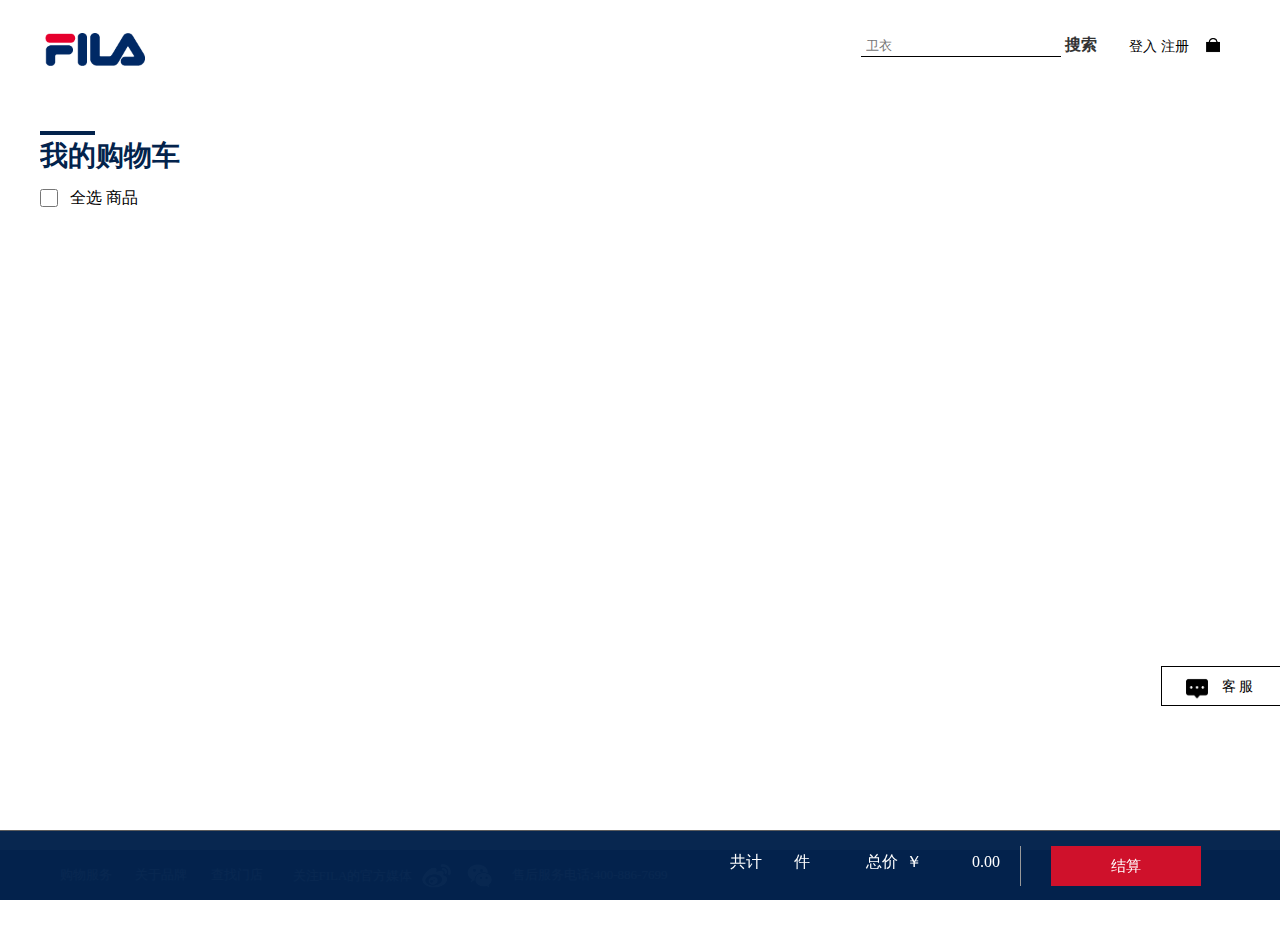
<file: FILA/cart.html>
<!DOCTYPE html>
<html>

<head>
    <meta charset="utf-8" />
    <title>FILA｜斐乐官方网站(CN)</title>
    <link rel="icon" type="image/x-icon" href="https://www.fila.cn/favicon.ico">
    <link rel="stylesheet" type="text/css" href="./css/cart.css" />
</head>

<body>
    <header class="header">
        <div class="logo">
            <a href="#"><img src="img/fila_blue_150.png"></a>
        </div>
        <div class="header-right">
            <div id="search">
                <input type="text" name="" id="key" value="" placeholder="卫衣" />
                <button type="button">搜索</button>
            </div>
            <ul class="header-list">
                <li><a href="login.html">登入</a></li>
                <li>注册</li>
                <li></li>
            </ul>
            <div class="login">
                <span class="welcome">欢迎加入！</span>
                <span class="out">退出登录</span>
            </div>
        </div>
    </header>
    <div class="content">
        <div class="page-content ">
            <div class="cart-main">
                <h3 class="cart-title">
                    <span>我的购物车</span>

                </h3>
                <div class="cart-top">

                    <input type="checkbox" name="" id="checkAll" value="" />
                    <span> 全选</span>
                    <span>商品</span>
                </div>

                <table class="cart-table">
                    <!-- <tr class="goods-item ">
                        <td class="td-check">
                            <input type="checkbox" name="" id="checkList" value="" />
                        </td>
                        <td class="td-img">
                            <a href="" title="梭织上衣">
                                <img src="img/2/28c0129b2fa2252e85d2d096a3d2f46b.jpg" alt=""></a>
                        </td>
                        <td class="td-infos">
                            <div class="td-infos-top clearfix">
                                <div class="fl">
                                    <h5>梭织上衣</h5>
                                    <p><span>颜色:匀乳白;尺码:M</span></p>
                                </div>
                                <div class="fr">
        
                                    <span class="infos-price  price">1680.00</span>
                                    <span class="infos-mktprice">1680.00</span></div>
                            </div>
                            <div class="td-infos-bot clearfix">
                                <p class="fl"><span>数量：</span>
                                   
                                    <button class="remove num-minus ">-</button>
                                    <span class="num-input  num">1</span>
                                    <button class=" num-plus  add">+</button>
                                </p>
                                <p class="fr">
                                    <a href="javascript:;" class="delete-one">删除</a></p>
                            </div>
                        </td>
                    </tr>
                    <tr class="goods-item">
                        <td class="td-check">
                            <input type="checkbox" name="" id="checkList" value="" /></td>
                        <td class="td-img">
                            <a href="/goods-62205.html" title="针织长裤"><img src="img/2/68bd45345a1e9cb021cb89f440ab239c.jpg" alt=""></a>
                        </td>
                        <td class="td-infos">
                            <div class="td-infos-top clearfix">
                                <div class="fl">
                                    <h5>针织长裤</h5>
                                    <p><span>颜色:正黑色;尺码:M</span></p>
                                </div>
                                <div class="fr">
                                 
                                    <span class="infos-price  price">624.00</span>
                                    <span class="infos-mktprice">&yen;780.00</span></div>
                            </div>
                            <div class="td-infos-bot clearfix">
                                <p class="fl"><span>数量：</span>
                                  
                                    <button class="remove num-minus ">-</button>
                                    <span class="num-input  num">1</span>
                                    <button class=" num-plus  add">+</button>

                                </p>
                                <p class="fr">
                                    <a href="javascript:;" class="delete-one">删除</a></p>
                            </div>
                        </td>
                    </tr> -->
                </table>
                <div class="cart-foot">
                    <div class="sum-main clearfix w-1280">
                        <div class="sum-infos fl clearfix">
                            <!-- <div class="sum-operate fl">
                                <input type="checkbox" name="" id="checkA" value="" />
                                <i></i><span>全选商品</span>
                                <a href="javascript:;" class="delete-multi">删除商品</a></div> -->
                            <div class="sum-totalprice fr">
                                <p>共计&nbsp;&nbsp;&nbsp;&nbsp;<span class="cartnum"></span>&nbsp;&nbsp;&nbsp;&nbsp;件</p>
                                <p>&nbsp;&nbsp;&nbsp;&nbsp;&nbsp;&nbsp;&nbsp;&nbsp;&nbsp;&nbsp;&nbsp;&nbsp;&nbsp;&nbsp;总价</p>
                                <p>&nbsp;&nbsp;￥</p>
                                <p class=" subtotal ">0.00</p>
                            </div>
                        </div>
                        <div class="sum-to-settle fl"><a href="javascript:;" class="btn-to-settle">结算</a></div>
                    </div>
                </div>
            </div>
        </div>
    </div>
    <footer class="footer">
        <div class="ft-left fl">
            <ul class="link-list">
                <li>购物服务</li>
                <li>关于品牌</li>
                <li>查找门店</li>
            </ul>
            <div class="ft-follow">
                <span id="">
						关注FILA的官方媒体
					</span>
                <a href="" class="ft-sina"></a>
                <a href="" class="ft-weixin"></a>
            </div>
            <div class="ft-service"><span>售后服务电话:400-886-7699</span> </div>
        </div>
        <div class="ft-right fr">
            <span>&copy;FILA体育&nbsp;闽ICP备11020421号-8&nbsp;闽公网安备35020302033807号</span>
            <span>©2020 FILA Luxembourg S.à.r.l. - All Rights Reserved -</span>
        </div>
    </footer>
    <div class="web-cover">
        <a class="cover-kefu" href="" title="在线客服">客服</a>
    </div>
    <script src="./lib/jquery-2.2.4.js"></script>
    <script src="./lib/layer/layer.js"></script>
    <script src="./js/axios.js"></script>
    <script src="./js/cart.js"></script>
</body>

</html>
</file>
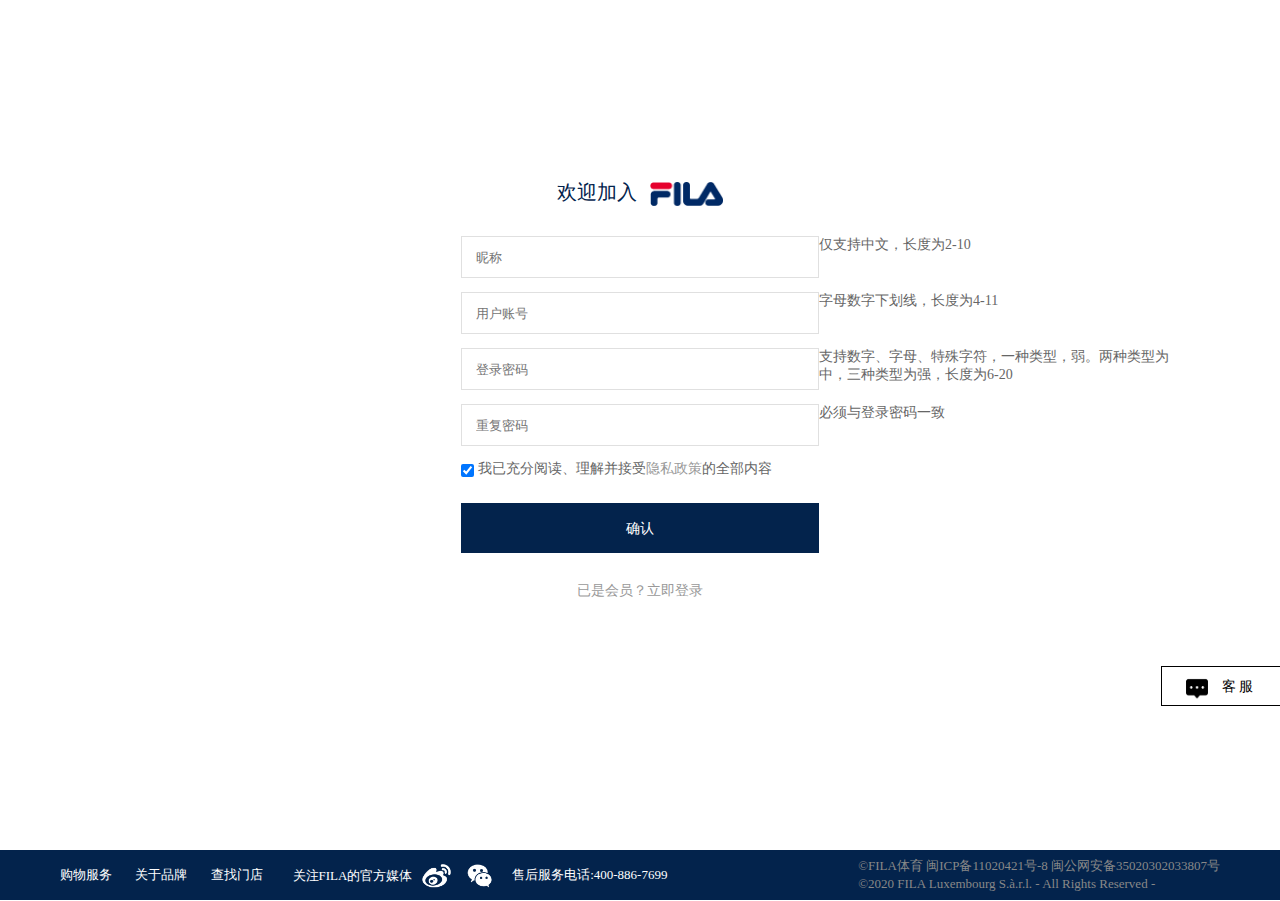
<file: FILA/register.html>
<!DOCTYPE html>
<html>

<head>
    <meta charset="utf-8" />
    <title>FILA｜斐乐官方网站(CN)</title>
    <link rel="stylesheet" type="text/css" href="./css/register.css" />
    <link rel="icon" type="image/x-icon" href="https://www.fila.cn/favicon.ico">
</head>

<body>
    <header class="header">
    </header>
    <div class="content">
        <div class="wrapper">
            <div class="wrap">
                <div id="layout" class="layout">

                    <div class="login_area">
                        <h5 class="login_mag">
                            <span id="">
									欢迎加入
								</span>
                            <img src="img/fila_blue_150.png">
                        </h5>
                        <div id="loginbox">
                            <form class="lgn_input item " id="oForm" style="display: block;" action="login.php">
                                <label class="labelBox">
									<input type="text" value="" placeholder="昵称" class="nike"  name="nike"/>
									<span>仅支持中文，长度为2-10</span>
								</label>
                                <label class="labelBox">
										<input type="text" value="" placeholder="用户账号" class="tel"  name="Teld"/>
										<span>字母数字下划线，长度为4-11</span>
								</label>
                                <label class="labelBox">
											<input type="password" value="" placeholder="登录密码" class="pwd"  name="Passw"/>
											<span>支持数字、字母、特殊字符，一种类型，弱。两种类型为中，三种类型为强，长度为6-20</span>
								</label>
                                <label class="labelBox">
									<input type="password" value="" placeholder="重复密码" class="pwd2"  name="Passw2"/>
									<span>必须与登录密码一致</span>
								</label>

                                <div class="inputbg" id="agree">
                                    <label class="labelbox labelbox-agree ">
										<input type="checkbox" name="agree" id="agree-check" checked>
										我已充分阅读、理解并接受<a href="javascript:;" onclick="showAgreement(true);">隐私政策</a>的全部内容
									</label>


                                </div>
                                <div id="err">
                                    <div class="err_tip error-tip-2" id="error-outcon">
                                        <div class="dis_box">
                                            <em class="icon-gantanhao"></em><span id="error-content">请输入正确的注册手机号码</span>
                                        </div>
                                    </div>
                                    <div class="err_tip error-tip-2 err-2" id="error-outcon">
                                        <div class="dis_box">
                                            <em class="icon-gantanhao"></em><span id="error-content">请输入注册手机号码</span>
                                        </div>
                                    </div>
                                    <div class="err_tip error-tip-2 err-3" id="error-outcon">
                                        <div class="dis_box">
                                            <em class="icon-gantanhao"></em><span id="error-content">请输入图片验证码</span>
                                        </div>
                                    </div>
                                    <div class="err_tip error-tip-2 err-4" id="error-outcon">
                                        <div class="dis_box">
                                            <em class="icon-gantanhao"></em><span id="error-content">验证码不正确</span>
                                        </div>
                                    </div>
                                    <!-- 	<div class="err_tip error-tip-2 err-5" id="error-outcon">
														<div class="dis_box">
															<em class="icon-gantanhao"></em><span id="error-content">	请先阅读并接受隐私政策</span>
														</div>
													</div> -->

                                </div>

                                <div class="btns_bg">
                                    <input class="btnadpt btns" type="button" id="submit_button" value="确认">
                                </div>
                            </form>
                        </div>


                        <p class="go-login"><a href="./login.html">已是会员？立即登录</a></p>
                    </div>
                </div>

            </div>
        </div>

    </div>
    <footer class="footer">
        <div class="ft-left fl">
            <ul class="link-list">
                <li>购物服务</li>
                <li>关于品牌</li>
                <li>查找门店</li>
            </ul>
            <div class="ft-follow">
                <span id="">
						关注FILA的官方媒体
					</span>
                <a href="" class="ft-sina"></a>
                <a href="" class="ft-weixin"></a>
            </div>
            <div class="ft-service"><span>售后服务电话:400-886-7699</span> </div>
        </div>
        <div class="ft-right fr">
            <span>&copy;FILA体育&nbsp;闽ICP备11020421号-8&nbsp;闽公网安备35020302033807号</span>
            <span>©2020 FILA Luxembourg S.à.r.l. - All Rights Reserved -</span>
        </div>
    </footer>
    <div class="web-cover">
        <a class="cover-kefu" href="" title="在线客服">客服</a>
    </div>
    <div id="alert">注册成功，正在跳转登录页</div>
</body>

</html>
<script src="./js/axios.js"></script>
<script src="./js/register.js"></script>
</file>
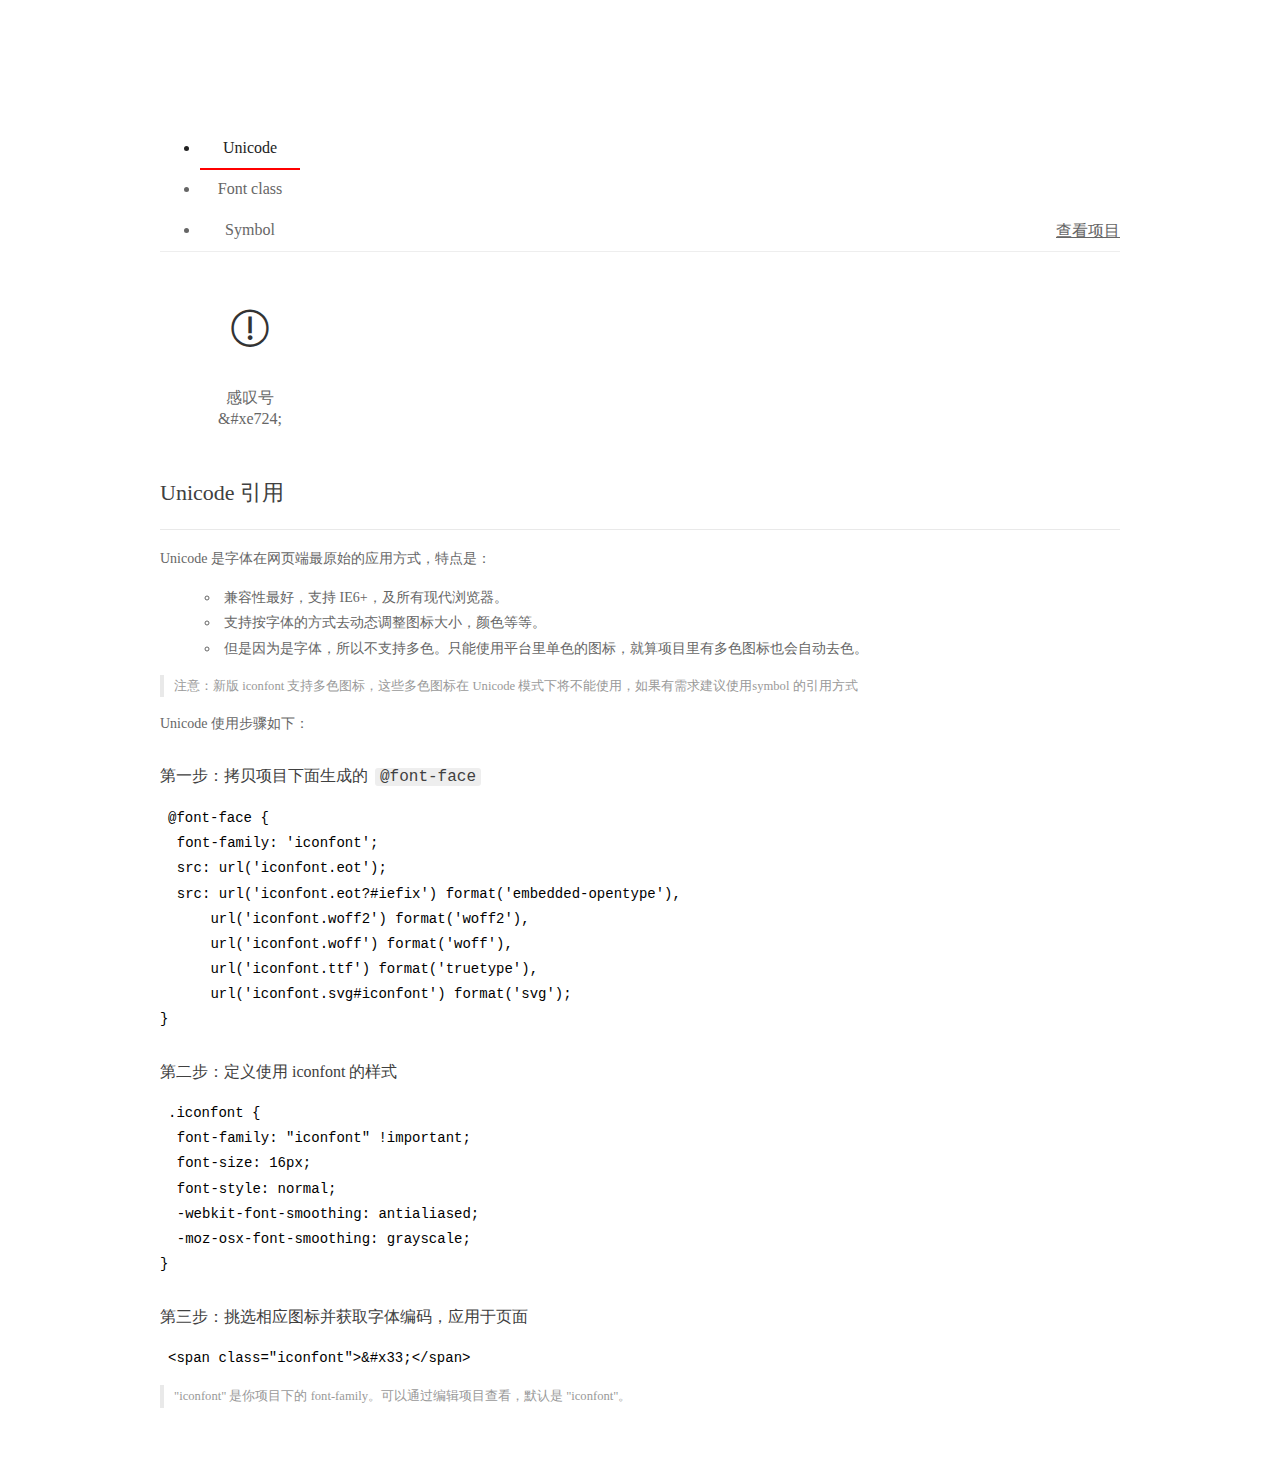
<file: FILA/font_2305970_ww5qb44ke6b/demo_index.html>
<!DOCTYPE html>
<html>
<head>
  <meta charset="utf-8"/>
  <title>IconFont Demo</title>
  <link rel="shortcut icon" href="https://img.alicdn.com/tps/i4/TB1_oz6GVXXXXaFXpXXJDFnIXXX-64-64.ico" type="image/x-icon"/>
  <link rel="stylesheet" href="https://g.alicdn.com/thx/cube/1.3.2/cube.min.css">
  <link rel="stylesheet" href="demo.css">
  <link rel="stylesheet" href="iconfont.css">
  <script src="iconfont.js"></script>
  <!-- jQuery -->
  <script src="https://a1.alicdn.com/oss/uploads/2018/12/26/7bfddb60-08e8-11e9-9b04-53e73bb6408b.js"></script>
  <!-- 代码高亮 -->
  <script src="https://a1.alicdn.com/oss/uploads/2018/12/26/a3f714d0-08e6-11e9-8a15-ebf944d7534c.js"></script>
</head>
<body>
  <div class="main">
    <h1 class="logo"><a href="https://www.iconfont.cn/" title="iconfont 首页" target="_blank">&#xe86b;</a></h1>
    <div class="nav-tabs">
      <ul id="tabs" class="dib-box">
        <li class="dib active"><span>Unicode</span></li>
        <li class="dib"><span>Font class</span></li>
        <li class="dib"><span>Symbol</span></li>
      </ul>
      
      <a href="https://www.iconfont.cn/manage/index?manage_type=myprojects&projectId=2305970" target="_blank" class="nav-more">查看项目</a>
      
    </div>
    <div class="tab-container">
      <div class="content unicode" style="display: block;">
          <ul class="icon_lists dib-box">
          
            <li class="dib">
              <span class="icon iconfont">&#xe724;</span>
                <div class="name">感叹号</div>
                <div class="code-name">&amp;#xe724;</div>
              </li>
          
          </ul>
          <div class="article markdown">
          <h2 id="unicode-">Unicode 引用</h2>
          <hr>

          <p>Unicode 是字体在网页端最原始的应用方式，特点是：</p>
          <ul>
            <li>兼容性最好，支持 IE6+，及所有现代浏览器。</li>
            <li>支持按字体的方式去动态调整图标大小，颜色等等。</li>
            <li>但是因为是字体，所以不支持多色。只能使用平台里单色的图标，就算项目里有多色图标也会自动去色。</li>
          </ul>
          <blockquote>
            <p>注意：新版 iconfont 支持多色图标，这些多色图标在 Unicode 模式下将不能使用，如果有需求建议使用symbol 的引用方式</p>
          </blockquote>
          <p>Unicode 使用步骤如下：</p>
          <h3 id="-font-face">第一步：拷贝项目下面生成的 <code>@font-face</code></h3>
<pre><code class="language-css"
>@font-face {
  font-family: 'iconfont';
  src: url('iconfont.eot');
  src: url('iconfont.eot?#iefix') format('embedded-opentype'),
      url('iconfont.woff2') format('woff2'),
      url('iconfont.woff') format('woff'),
      url('iconfont.ttf') format('truetype'),
      url('iconfont.svg#iconfont') format('svg');
}
</code></pre>
          <h3 id="-iconfont-">第二步：定义使用 iconfont 的样式</h3>
<pre><code class="language-css"
>.iconfont {
  font-family: "iconfont" !important;
  font-size: 16px;
  font-style: normal;
  -webkit-font-smoothing: antialiased;
  -moz-osx-font-smoothing: grayscale;
}
</code></pre>
          <h3 id="-">第三步：挑选相应图标并获取字体编码，应用于页面</h3>
<pre>
<code class="language-html"
>&lt;span class="iconfont"&gt;&amp;#x33;&lt;/span&gt;
</code></pre>
          <blockquote>
            <p>"iconfont" 是你项目下的 font-family。可以通过编辑项目查看，默认是 "iconfont"。</p>
          </blockquote>
          </div>
      </div>
      <div class="content font-class">
        <ul class="icon_lists dib-box">
          
          <li class="dib">
            <span class="icon iconfont icon-gantanhao"></span>
            <div class="name">
              感叹号
            </div>
            <div class="code-name">.icon-gantanhao
            </div>
          </li>
          
        </ul>
        <div class="article markdown">
        <h2 id="font-class-">font-class 引用</h2>
        <hr>

        <p>font-class 是 Unicode 使用方式的一种变种，主要是解决 Unicode 书写不直观，语意不明确的问题。</p>
        <p>与 Unicode 使用方式相比，具有如下特点：</p>
        <ul>
          <li>兼容性良好，支持 IE8+，及所有现代浏览器。</li>
          <li>相比于 Unicode 语意明确，书写更直观。可以很容易分辨这个 icon 是什么。</li>
          <li>因为使用 class 来定义图标，所以当要替换图标时，只需要修改 class 里面的 Unicode 引用。</li>
          <li>不过因为本质上还是使用的字体，所以多色图标还是不支持的。</li>
        </ul>
        <p>使用步骤如下：</p>
        <h3 id="-fontclass-">第一步：引入项目下面生成的 fontclass 代码：</h3>
<pre><code class="language-html">&lt;link rel="stylesheet" href="./iconfont.css"&gt;
</code></pre>
        <h3 id="-">第二步：挑选相应图标并获取类名，应用于页面：</h3>
<pre><code class="language-html">&lt;span class="iconfont icon-xxx"&gt;&lt;/span&gt;
</code></pre>
        <blockquote>
          <p>"
            iconfont" 是你项目下的 font-family。可以通过编辑项目查看，默认是 "iconfont"。</p>
        </blockquote>
      </div>
      </div>
      <div class="content symbol">
          <ul class="icon_lists dib-box">
          
            <li class="dib">
                <svg class="icon svg-icon" aria-hidden="true">
                  <use xlink:href="#icon-gantanhao"></use>
                </svg>
                <div class="name">感叹号</div>
                <div class="code-name">#icon-gantanhao</div>
            </li>
          
          </ul>
          <div class="article markdown">
          <h2 id="symbol-">Symbol 引用</h2>
          <hr>

          <p>这是一种全新的使用方式，应该说这才是未来的主流，也是平台目前推荐的用法。相关介绍可以参考这篇<a href="">文章</a>
            这种用法其实是做了一个 SVG 的集合，与另外两种相比具有如下特点：</p>
          <ul>
            <li>支持多色图标了，不再受单色限制。</li>
            <li>通过一些技巧，支持像字体那样，通过 <code>font-size</code>, <code>color</code> 来调整样式。</li>
            <li>兼容性较差，支持 IE9+，及现代浏览器。</li>
            <li>浏览器渲染 SVG 的性能一般，还不如 png。</li>
          </ul>
          <p>使用步骤如下：</p>
          <h3 id="-symbol-">第一步：引入项目下面生成的 symbol 代码：</h3>
<pre><code class="language-html">&lt;script src="./iconfont.js"&gt;&lt;/script&gt;
</code></pre>
          <h3 id="-css-">第二步：加入通用 CSS 代码（引入一次就行）：</h3>
<pre><code class="language-html">&lt;style&gt;
.icon {
  width: 1em;
  height: 1em;
  vertical-align: -0.15em;
  fill: currentColor;
  overflow: hidden;
}
&lt;/style&gt;
</code></pre>
          <h3 id="-">第三步：挑选相应图标并获取类名，应用于页面：</h3>
<pre><code class="language-html">&lt;svg class="icon" aria-hidden="true"&gt;
  &lt;use xlink:href="#icon-xxx"&gt;&lt;/use&gt;
&lt;/svg&gt;
</code></pre>
          </div>
      </div>

    </div>
  </div>
  <script>
  $(document).ready(function () {
      $('.tab-container .content:first').show()

      $('#tabs li').click(function (e) {
        var tabContent = $('.tab-container .content')
        var index = $(this).index()

        if ($(this).hasClass('active')) {
          return
        } else {
          $('#tabs li').removeClass('active')
          $(this).addClass('active')

          tabContent.hide().eq(index).fadeIn()
        }
      })
    })
  </script>
</body>
</html>
</file>
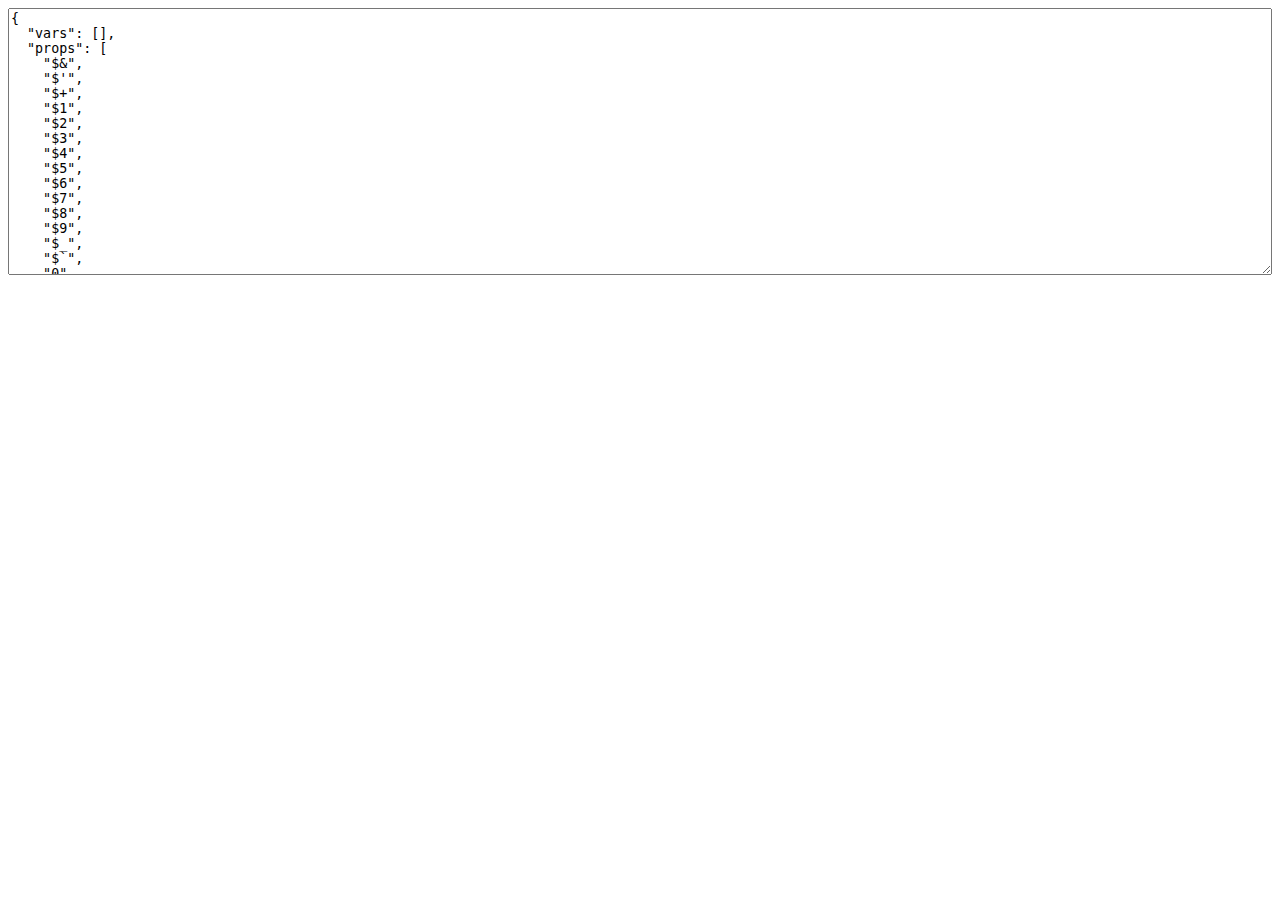
<file: server/src/node_modules/uglify-js/tools/props.html>
<html>
  <head>
  </head>
  <body>
    <script>(function(){
      var props = {};

      function addObject(obj) {
        if (obj == null) return;
        try {
          Object.getOwnPropertyNames(obj).forEach(add);
        } catch(ex) {}
        if (obj.prototype) {
          Object.getOwnPropertyNames(obj.prototype).forEach(add);
        }
        if (typeof obj == "function") {
          try {
            Object.getOwnPropertyNames(new obj).forEach(add);
          } catch(ex) {}
        }
      }

      function add(name) {
        props[name] = true;
      }

      Object.getOwnPropertyNames(window).forEach(function(thing){
        addObject(window[thing]);
      });

      try {
        addObject(new Event("click"));
        addObject(new Event("contextmenu"));
        addObject(new Event("mouseup"));
        addObject(new Event("mousedown"));
        addObject(new Event("keydown"));
        addObject(new Event("keypress"));
        addObject(new Event("keyup"));
      } catch(ex) {}

      var ta = document.createElement("textarea");
      ta.style.width = "100%";
      ta.style.height = "20em";
      ta.style.boxSizing = "border-box";
      <!-- ta.value = Object.keys(props).sort(cmp).map(function(name){ -->
      <!--   return JSON.stringify(name); -->
      <!-- }).join(",\n"); -->
      ta.value = JSON.stringify({
        vars: [],
        props: Object.keys(props).sort(cmp)
      }, null, 2);
      document.body.appendChild(ta);

      function cmp(a, b) {
        a = a.toLowerCase();
        b = b.toLowerCase();
        return a < b ? -1 : a > b ? 1 : 0;
      }
    })();</script>
  </body>
</html>
</file>
<file: FILA/css/cart.css>
a,
a:hover {
    color: #000
}

.header,
body img {
    width: 100%
}

.cart-foot,
.cart-main,
.cart-title span,
.content,
.w-1280 {
    overflow: hidden
}

* {
    margin: 0;
    padding: 0;
    box-sizing: border-box
}

ul {
    list-style: none
}

a {
    text-decoration: none
}

.header {
    height: 100px;
    position: fixed;
    left: 0;
    top: 0;
    z-index: 999;
    background-color: white
}

.header .logo {
    float: left;
    width: 190px;
    height: 100px;
    background: #fff;
    text-align: center
}

.header .logo a {
    display: inline-block;
    width: 100px;
    height: auto;
    margin-top: 33px
}

.header-list>li,
.header-right>ul,
.header-right>div {
    display: inline-block
}

.header .header-right {
    float: right;
    height: 100px;
    margin-right: 60px;
    z-index: 1
}

.header-right #search {
    height: 30px;
    line-height: 30px;
    margin-right: 30px;
    font-size: 16px;
    margin-top: 30px;
    float: left
}

.fr,
.header-list {
    float: right
}

.header-right #search input {
    width: 200px;
    border-bottom: 1px solid #000;
    height: 20px;
    line-height: 20px;
    padding: 0 5px
}

.header-right #search button {
    font-size: 16px;
    font-weight: 700
}

#search button,
#search input {
    outline: 0;
    resize: none;
    border: none;
    background: 0 0;
    color: #333
}

.header-list li {
    float: left;
    margin-top: 32px;
    font-size: 14px;
    padding: 0 2px;
    height: 30px;
    line-height: 30px
}

.header-list li:nth-child(3) {
    position: relative;
    top: 6px;
    background: url(../img/common-pc.png) center top;
    background-size: 100% auto;
    margin-left: 15px;
    width: 14px;
    height: 18px;
    display: inline-block;
    vertical-align: middle
}

.content,
.page-content {
    width: 100%
}

.content {
    min-height: calc(100vh - 50px);
    position: relative;
    padding-top: 100px;
    background: #fff
}

.cart-main {
    width: 1200px;
    margin: 30px auto
}

.cart-title {
    height: 50px;
    line-height: 50px
}

h1,
h2,
h3,
h4,
h5,
h6 {
    font-size: 100%;
    font-weight: 400
}

.cart-title span:before {
    content: '';
    height: 4px;
    width: 55px;
    background: #03234c;
    position: absolute;
    top: 0;
    left: 0
}

.cart-title span {
    display: inline-block;
    font-size: 28px;
    font-weight: 600;
    position: relative;
    color: #03234c;
    vertical-align: middle
}

.cart-title i {
    font-style: normal;
    color: #999;
    margin-left: 10px;
    vertical-align: bottom;
    display: inline-block;
    line-height: 35px;
    font-size: 12px
}

.cart-top {
    margin: 5px 0 15px
}

#checkA,
#checkAll,
#checkList {
    display: inline-block;
    height: 18px;
    width: 18px;
    background-color: #fff;
    border: 1px solid #666;
    position: relative;
    top: 4px;
    margin-right: 8px;
    border-radius: 50%
}

.cart-foot,
.cart-table {
    width: 100%
}

table {
    border-collapse: collapse;
    border-spacing: 0
}

td.td-check {
    width: 40px
}

.cart-table td {
    padding: 20px 0;
    border-bottom: 1px solid #c3c3c3
}

a.num-minus,
a.num-plus,
input.num-input {
    height: 26px;
    border: 1px solid #ccc;
    text-align: center;
    vertical-align: middle
}

td.td-img {
    width: 150px
}

.td-img img {
    display: block;
    width: 100px;
    margin: 0 auto
}

td.td-infos {
    width: 1010px
}

.td-infos h5 {
    font-size: 18px;
    color: #03234c;
    font-weight: 600;
    line-height: 30px
}

.td-infos p span:first-child {
    margin-left: 0
}

.td-infos p span {
    margin: 0 7px
}

.td-infos .infos-price {
    display: block;
    color: #03234c;
    font-size: 16px
}

.td-infos .infos-mktprice {
    display: block;
    color: #777;
    font-size: 13px;
    text-decoration: line-through
}

.td-infos .fl {
    width: 900px
}

input.num-input {
    outline: 0;
    margin-left: -1px;
    margin-right: -1px;
    width: 80px
}

a.num-minus,
a.num-plus {
    display: inline-block;
    width: 30px;
    font-size: 18px;
    line-height: 24px;
    color: #999
}

.td-infos .delete-one,
.td-infos p {
    font-size: 13px;
    color: #777
}

.td-infos .fr {
    cursor: pointer;
    /* width: 100px; */
    color: #cf112b;
    text-align: right
}

.td-infos p {
    line-height: 22px
}

.cart-foot,
.cart-foot a,
.footer {
    color: #fff
}

.fl {
    float: left
}

.cart-foot {
    z-index: 100;
    position: fixed;
    height: 70px;
    min-width: 1280px;
    border-top: 1px solid #5d5d5d;
    bottom: 0;
    left: 0;
    background: rgba(3, 35, 76, .98)
}

.w-1280 {
    width: 1280px;
    margin: 0 auto
}

.sum-operate>a,
.sum-operate>label {
    margin-right: 15px
}

.sum-infos {
    width: 1000px;
    margin-right: 20px;
    margin-top: 15px;
    line-height: 40px
}

.sum-to-settle {
    height: 40px;
    padding: 0 30px;
    border-left: 1px solid #999;
    margin-top: 15px
}

.sum-to-settle>a {
    display: block;
    height: 40px;
    width: 150px;
    text-align: center;
    background: #cf112b;
    line-height: 40px;
    font-size: 15px
}

.sum-totalprice>span {
    line-height: 14px;
    display: block
}

.sum-totalprice>span.price {
    font-size: 18px;
    line-height: 30px
}

.footer {
    height: 50px;
    line-height: 50px;
    padding: 0 60px;
    background: #03234c;
    font-size: 13px
}

.ft-left,
.ft-left .link-list {
    float: left;
    height: 50px
}

.link-list li {
    display: inline-block;
    margin-right: 20px;
    line-height: 50px;
    text-align: center
}

.ft-left>div,
.ft-left>ul {
    display: inline-block;
    vertical-align: top
}

.ft-follow {
    height: 50px;
    margin: 0 10px
}

.ft-follow a {
    display: inline-block;
    height: 30px;
    width: 30px;
    position: relative;
    cursor: pointer;
    top: 8px;
    margin: 0 5px;
    background: url(../img/wechat-and-weibo.png) 0 -101px no-repeat;
    background-size: 100% auto
}

.ft-follow a.ft-sina {
    background-position: 0 -29px
}

.infos-price {
    margin: 0px 50px;
}

.subtotal {
    margin-left: 50px;
}

.fr {
    display: flex;
    line-height: 18px;
    margin-top: 7px
}

.ft-right span {
    margin-left: 10px;
    display: block
}

.web-cover {
    width: 120px;
    position: fixed;
    right: -1px;
    top: 74%;
    z-index: 99;
    background: #fff
}

.cover-kefu {
    border: 1px solid #000;
    border-right: 0;
    height: 40px;
    line-height: 40px;
    padding-left: 60px;
    letter-spacing: 3px;
    color: #000;
    font-size: 14px;
    display: block;
    background: url(../img/common-pc.png) 24px -33px no-repeat;
    background-size: 22px auto
}

.num-minus,
.num-plus {
    line-height: 1;
    padding: 3px;
}

.header-right .login {
    display: none;
    padding: 0px 20px;
    cursor: pointer;
    border-radius: 20px;
    /* background-color: rgb(219, 214, 214); */
    float: right;
    height: 50px;
    line-height: 50px;
    margin-top: 20px;
    width: 200px;
}

.welcome {
    float: left;
}

.out {
    font-weight: 900;
    float: right;
    color: rgb(177, 14, 14);
}
</file>
<file: FILA/css/register.css>
a,
a:hover {
    color: #000
}

.content,
.header {
    background: #fff;
    width: 100%
}

.content,
.header,
.wrapper,
body img {
    width: 100%
}

* {
    margin: 0;
    padding: 0;
    -webkit-box-sizing: border-box;
    box-sizing: border-box
}

ul {
    list-style: none
}

a {
    text-decoration: none
}

.header {
    height: 100px;
    position: fixed;
    left: 0;
    top: 0;
    z-index: 999;
    display: none
}

.content,
.layout {
    position: relative
}

.content {
    margin: 0 auto;
    color: #666;
    font-size: 14px;
    min-height: calc(100vh - 50px);
    overflow: hidden;
    padding-top: 100px
}

.wrapper {
    min-height: 100%;
    height: auto
}

.wrapper input {
    border: none;
    background: 0 0
}

.wrap {
    padding-bottom: 1px;
    padding-top: 50px;
    width: 1200px;
    margin: 0 auto;
    text-align: center
}

.layout {
    box-sizing: border-box;
    background-color: #fff;
    padding: 0 20px 30px;
    min-height: 500px;
    width: 600px;
    display: inline-block
}

.inputbg {
    padding-bottom: 15px
}

.login_area {
    width: 358px;
    margin: 0 auto;
    padding-bottom: 20px;
    text-align: initial;
    cursor: pointer
}

.login_area h5.login_mag {
    text-align: center;
    padding: 30px 0;
    font-weight: 400;
    font-size: 20px;
    color: #03234c;
    line-height: 24px
}

.login_mag>img {
    height: 24px;
    width: auto;
    margin-left: 8px;
    vertical-align: middle
}

.login_tabs {
    margin-bottom: 10px
}

.labelBox,
.labelBox2 {
    display: -webkit-box;
    margin-bottom: 14px;
    padding: 0;
    zoom: 1;
    position: relative
}

.labelBox2 {
    border: none
}

.labelBox input {
    width: 100%;
    height: 42px;
    line-height: 22px;
    padding: 13px 16px 13px 14px;
    display: block;
    border: 1px solid #e0e0e0
}

.labelBox2 input {
    width: 100%;
    padding: 5px 10px;
    line-height: 30px;
    display: block;
    box-sizing: border-box
}

.capcha2,
.lgncode {
    padding-bottom: 14px
}

.code_label {
    width: 100%;
    margin-bottom: 0;
    padding-right: 130px
}

.chkcode {
    cursor: pointer;
    margin-left: 10px;
    color: #333;
    font-size: 20px;
    display: inline-block;
    text-align: center;
    line-height: 40px
}

a.verify-sendbtn {
    text-align: center;
    margin-top: 0;
    background-color: #03234c;
    color: #fff;
    border: 0;
    padding: 10px;
    line-height: 24px;
    display: block;
    box-sizing: border-box;
    margin-left: 5px;
    max-width: 130px;
    min-width: 120px;
    position: absolute;
    right: -1px;
    top: -1px;
    border-radius: 0
}

.labelbox.labelbox-agree a {
    color: #999
}

.footer,
.wrapper .btnadpt {
    color: #fff;
    line-height: 50px
}

.labelbox.labelbox-agree input {
    display: inline-block;
    vertical-align: middle;
    padding: 0;
    line-height: initial;
    width: auto !important
}

.btns_bg {
    padding-top: 10px;
    padding-bottom: 15px
}

.wrapper .btnadpt {
    width: 100%;
    height: 50px;
    display: block;
    margin-bottom: 14px;
    text-align: center;
    font-size: 14px;
    cursor: pointer;
    background: #03234c
}

.go-login {
    text-align: center
}

.go-login a {
    color: #999
}

.err_tip {
    margin-bottom: 5px;
    line-height: 20px;
    color: #d71921;
    font-size: 12px;
    padding-bottom: 20px;
    display: none
}

.error-con {
    float: left
}

.icon-gantanhao {
    display: block;
    width: 14px;
    height: 14px;
    margin-right: 5px;
    overflow: hidden;
    background-color: #d71921;
    border-radius: 50%;
    vertical-align: middle;
    float: left
}

.icon-gantanhao:before {
    height: 6px;
    margin-top: 3px
}

.icon-gantanhao:after,
.icon-gantanhao:before {
    content: "";
    display: block;
    margin: 1px auto;
    width: 2px;
    background-color: #fff
}

.icon-gantanhao:after {
    height: 2px;
    margin-top: 1px
}

.footer {
    height: 50px;
    padding: 0 60px;
    background: #03234c;
    font-size: 13px
}

.ft-left,
.ft-left .link-list {
    float: left;
    height: 50px
}

.link-list li {
    display: inline-block;
    margin-right: 20px;
    line-height: 50px;
    text-align: center
}

.ft-left>div,
.ft-left>ul {
    display: inline-block;
    vertical-align: top
}

.ft-follow {
    height: 50px;
    margin: 0 10px
}

.ft-follow a {
    display: inline-block;
    height: 30px;
    width: 30px;
    position: relative;
    cursor: pointer;
    top: 8px;
    margin: 0 5px;
    background: url(../img/wechat-and-weibo.png) 0 -101px no-repeat;
    background-size: 100% auto
}

.ft-follow a.ft-sina {
    background-position: 0 -29px
}

.fr {
    line-height: 18px;
    margin-top: 7px;
    color: #888;
    float: right
}

.ft-right span {
    margin-left: 10px;
    display: block
}

.web-cover {
    width: 120px;
    position: fixed;
    right: -1px;
    top: 74%;
    z-index: 99;
    background: #fff
}

.cover-kefu {
    border: 1px solid #000;
    border-right: 0;
    height: 40px;
    line-height: 40px;
    padding-left: 60px;
    letter-spacing: 3px;
    color: #000;
    font-size: 14px;
    display: block;
    background: url(../img/common-pc.png) 24px -33px no-repeat;
    background-size: 22px auto
}

#alert {
    width: 200px;
    height: 50px;
    position: fixed;
    z-index: 999;
    top: 430px;
    font-size: 16px;
    line-height: 50px;
    text-align: center;
    border-radius: 10px;
    left: calc(50% - 50px);
    color: #f7f7f7;
    background-color: rgba(0, 0, 0, 0.6);
    display: none;
}
</file>
<file: FILA/font_2305970_ww5qb44ke6b/demo.css>
/* Logo 字体 */
@font-face {
  font-family: "iconfont logo";
  src: url('https://at.alicdn.com/t/font_985780_km7mi63cihi.eot?t=1545807318834');
  src: url('https://at.alicdn.com/t/font_985780_km7mi63cihi.eot?t=1545807318834#iefix') format('embedded-opentype'),
    url('https://at.alicdn.com/t/font_985780_km7mi63cihi.woff?t=1545807318834') format('woff'),
    url('https://at.alicdn.com/t/font_985780_km7mi63cihi.ttf?t=1545807318834') format('truetype'),
    url('https://at.alicdn.com/t/font_985780_km7mi63cihi.svg?t=1545807318834#iconfont') format('svg');
}

.logo {
  font-family: "iconfont logo";
  font-size: 160px;
  font-style: normal;
  -webkit-font-smoothing: antialiased;
  -moz-osx-font-smoothing: grayscale;
}

/* tabs */
.nav-tabs {
  position: relative;
}

.nav-tabs .nav-more {
  position: absolute;
  right: 0;
  bottom: 0;
  height: 42px;
  line-height: 42px;
  color: #666;
}

#tabs {
  border-bottom: 1px solid #eee;
}

#tabs li {
  cursor: pointer;
  width: 100px;
  height: 40px;
  line-height: 40px;
  text-align: center;
  font-size: 16px;
  border-bottom: 2px solid transparent;
  position: relative;
  z-index: 1;
  margin-bottom: -1px;
  color: #666;
}


#tabs .active {
  border-bottom-color: #f00;
  color: #222;
}

.tab-container .content {
  display: none;
}

/* 页面布局 */
.main {
  padding: 30px 100px;
  width: 960px;
  margin: 0 auto;
}

.main .logo {
  color: #333;
  text-align: left;
  margin-bottom: 30px;
  line-height: 1;
  height: 110px;
  margin-top: -50px;
  overflow: hidden;
  *zoom: 1;
}

.main .logo a {
  font-size: 160px;
  color: #333;
}

.helps {
  margin-top: 40px;
}

.helps pre {
  padding: 20px;
  margin: 10px 0;
  border: solid 1px #e7e1cd;
  background-color: #fffdef;
  overflow: auto;
}

.icon_lists {
  width: 100% !important;
  overflow: hidden;
  *zoom: 1;
}

.icon_lists li {
  width: 100px;
  margin-bottom: 10px;
  margin-right: 20px;
  text-align: center;
  list-style: none !important;
  cursor: default;
}

.icon_lists li .code-name {
  line-height: 1.2;
}

.icon_lists .icon {
  display: block;
  height: 100px;
  line-height: 100px;
  font-size: 42px;
  margin: 10px auto;
  color: #333;
  -webkit-transition: font-size 0.25s linear, width 0.25s linear;
  -moz-transition: font-size 0.25s linear, width 0.25s linear;
  transition: font-size 0.25s linear, width 0.25s linear;
}

.icon_lists .icon:hover {
  font-size: 100px;
}

.icon_lists .svg-icon {
  /* 通过设置 font-size 来改变图标大小 */
  width: 1em;
  /* 图标和文字相邻时，垂直对齐 */
  vertical-align: -0.15em;
  /* 通过设置 color 来改变 SVG 的颜色/fill */
  fill: currentColor;
  /* path 和 stroke 溢出 viewBox 部分在 IE 下会显示
      normalize.css 中也包含这行 */
  overflow: hidden;
}

.icon_lists li .name,
.icon_lists li .code-name {
  color: #666;
}

/* markdown 样式 */
.markdown {
  color: #666;
  font-size: 14px;
  line-height: 1.8;
}

.highlight {
  line-height: 1.5;
}

.markdown img {
  vertical-align: middle;
  max-width: 100%;
}

.markdown h1 {
  color: #404040;
  font-weight: 500;
  line-height: 40px;
  margin-bottom: 24px;
}

.markdown h2,
.markdown h3,
.markdown h4,
.markdown h5,
.markdown h6 {
  color: #404040;
  margin: 1.6em 0 0.6em 0;
  font-weight: 500;
  clear: both;
}

.markdown h1 {
  font-size: 28px;
}

.markdown h2 {
  font-size: 22px;
}

.markdown h3 {
  font-size: 16px;
}

.markdown h4 {
  font-size: 14px;
}

.markdown h5 {
  font-size: 12px;
}

.markdown h6 {
  font-size: 12px;
}

.markdown hr {
  height: 1px;
  border: 0;
  background: #e9e9e9;
  margin: 16px 0;
  clear: both;
}

.markdown p {
  margin: 1em 0;
}

.markdown>p,
.markdown>blockquote,
.markdown>.highlight,
.markdown>ol,
.markdown>ul {
  width: 80%;
}

.markdown ul>li {
  list-style: circle;
}

.markdown>ul li,
.markdown blockquote ul>li {
  margin-left: 20px;
  padding-left: 4px;
}

.markdown>ul li p,
.markdown>ol li p {
  margin: 0.6em 0;
}

.markdown ol>li {
  list-style: decimal;
}

.markdown>ol li,
.markdown blockquote ol>li {
  margin-left: 20px;
  padding-left: 4px;
}

.markdown code {
  margin: 0 3px;
  padding: 0 5px;
  background: #eee;
  border-radius: 3px;
}

.markdown strong,
.markdown b {
  font-weight: 600;
}

.markdown>table {
  border-collapse: collapse;
  border-spacing: 0px;
  empty-cells: show;
  border: 1px solid #e9e9e9;
  width: 95%;
  margin-bottom: 24px;
}

.markdown>table th {
  white-space: nowrap;
  color: #333;
  font-weight: 600;
}

.markdown>table th,
.markdown>table td {
  border: 1px solid #e9e9e9;
  padding: 8px 16px;
  text-align: left;
}

.markdown>table th {
  background: #F7F7F7;
}

.markdown blockquote {
  font-size: 90%;
  color: #999;
  border-left: 4px solid #e9e9e9;
  padding-left: 0.8em;
  margin: 1em 0;
}

.markdown blockquote p {
  margin: 0;
}

.markdown .anchor {
  opacity: 0;
  transition: opacity 0.3s ease;
  margin-left: 8px;
}

.markdown .waiting {
  color: #ccc;
}

.markdown h1:hover .anchor,
.markdown h2:hover .anchor,
.markdown h3:hover .anchor,
.markdown h4:hover .anchor,
.markdown h5:hover .anchor,
.markdown h6:hover .anchor {
  opacity: 1;
  display: inline-block;
}

.markdown>br,
.markdown>p>br {
  clear: both;
}


.hljs {
  display: block;
  background: white;
  padding: 0.5em;
  color: #333333;
  overflow-x: auto;
}

.hljs-comment,
.hljs-meta {
  color: #969896;
}

.hljs-string,
.hljs-variable,
.hljs-template-variable,
.hljs-strong,
.hljs-emphasis,
.hljs-quote {
  color: #df5000;
}

.hljs-keyword,
.hljs-selector-tag,
.hljs-type {
  color: #a71d5d;
}

.hljs-literal,
.hljs-symbol,
.hljs-bullet,
.hljs-attribute {
  color: #0086b3;
}

.hljs-section,
.hljs-name {
  color: #63a35c;
}

.hljs-tag {
  color: #333333;
}

.hljs-title,
.hljs-attr,
.hljs-selector-id,
.hljs-selector-class,
.hljs-selector-attr,
.hljs-selector-pseudo {
  color: #795da3;
}

.hljs-addition {
  color: #55a532;
  background-color: #eaffea;
}

.hljs-deletion {
  color: #bd2c00;
  background-color: #ffecec;
}

.hljs-link {
  text-decoration: underline;
}

/* 代码高亮 */
/* PrismJS 1.15.0
https://prismjs.com/download.html#themes=prism&languages=markup+css+clike+javascript */
/**
 * prism.js default theme for JavaScript, CSS and HTML
 * Based on dabblet (http://dabblet.com)
 * @author Lea Verou
 */
code[class*="language-"],
pre[class*="language-"] {
  color: black;
  background: none;
  text-shadow: 0 1px white;
  font-family: Consolas, Monaco, 'Andale Mono', 'Ubuntu Mono', monospace;
  text-align: left;
  white-space: pre;
  word-spacing: normal;
  word-break: normal;
  word-wrap: normal;
  line-height: 1.5;

  -moz-tab-size: 4;
  -o-tab-size: 4;
  tab-size: 4;

  -webkit-hyphens: none;
  -moz-hyphens: none;
  -ms-hyphens: none;
  hyphens: none;
}

pre[class*="language-"]::-moz-selection,
pre[class*="language-"] ::-moz-selection,
code[class*="language-"]::-moz-selection,
code[class*="language-"] ::-moz-selection {
  text-shadow: none;
  background: #b3d4fc;
}

pre[class*="language-"]::selection,
pre[class*="language-"] ::selection,
code[class*="language-"]::selection,
code[class*="language-"] ::selection {
  text-shadow: none;
  background: #b3d4fc;
}

@media print {

  code[class*="language-"],
  pre[class*="language-"] {
    text-shadow: none;
  }
}

/* Code blocks */
pre[class*="language-"] {
  padding: 1em;
  margin: .5em 0;
  overflow: auto;
}

:not(pre)>code[class*="language-"],
pre[class*="language-"] {
  background: #f5f2f0;
}

/* Inline code */
:not(pre)>code[class*="language-"] {
  padding: .1em;
  border-radius: .3em;
  white-space: normal;
}

.token.comment,
.token.prolog,
.token.doctype,
.token.cdata {
  color: slategray;
}

.token.punctuation {
  color: #999;
}

.namespace {
  opacity: .7;
}

.token.property,
.token.tag,
.token.boolean,
.token.number,
.token.constant,
.token.symbol,
.token.deleted {
  color: #905;
}

.token.selector,
.token.attr-name,
.token.string,
.token.char,
.token.builtin,
.token.inserted {
  color: #690;
}

.token.operator,
.token.entity,
.token.url,
.language-css .token.string,
.style .token.string {
  color: #9a6e3a;
  background: hsla(0, 0%, 100%, .5);
}

.token.atrule,
.token.attr-value,
.token.keyword {
  color: #07a;
}

.token.function,
.token.class-name {
  color: #DD4A68;
}

.token.regex,
.token.important,
.token.variable {
  color: #e90;
}

.token.important,
.token.bold {
  font-weight: bold;
}

.token.italic {
  font-style: italic;
}

.token.entity {
  cursor: help;
}
</file>
<file: FILA/font_2305970_ww5qb44ke6b/iconfont.css>
@font-face {font-family: "iconfont";
  src: url('iconfont.eot?t=1609665473623'); /* IE9 */
  src: url('iconfont.eot?t=1609665473623#iefix') format('embedded-opentype'), /* IE6-IE8 */
  url('[data-uri]') format('woff2'),
  url('iconfont.woff?t=1609665473623') format('woff'),
  url('iconfont.ttf?t=1609665473623') format('truetype'), /* chrome, firefox, opera, Safari, Android, iOS 4.2+ */
  url('iconfont.svg?t=1609665473623#iconfont') format('svg'); /* iOS 4.1- */
}

.iconfont {
  font-family: "iconfont" !important;
  font-size: 16px;
  font-style: normal;
  -webkit-font-smoothing: antialiased;
  -moz-osx-font-smoothing: grayscale;
}
</file>
